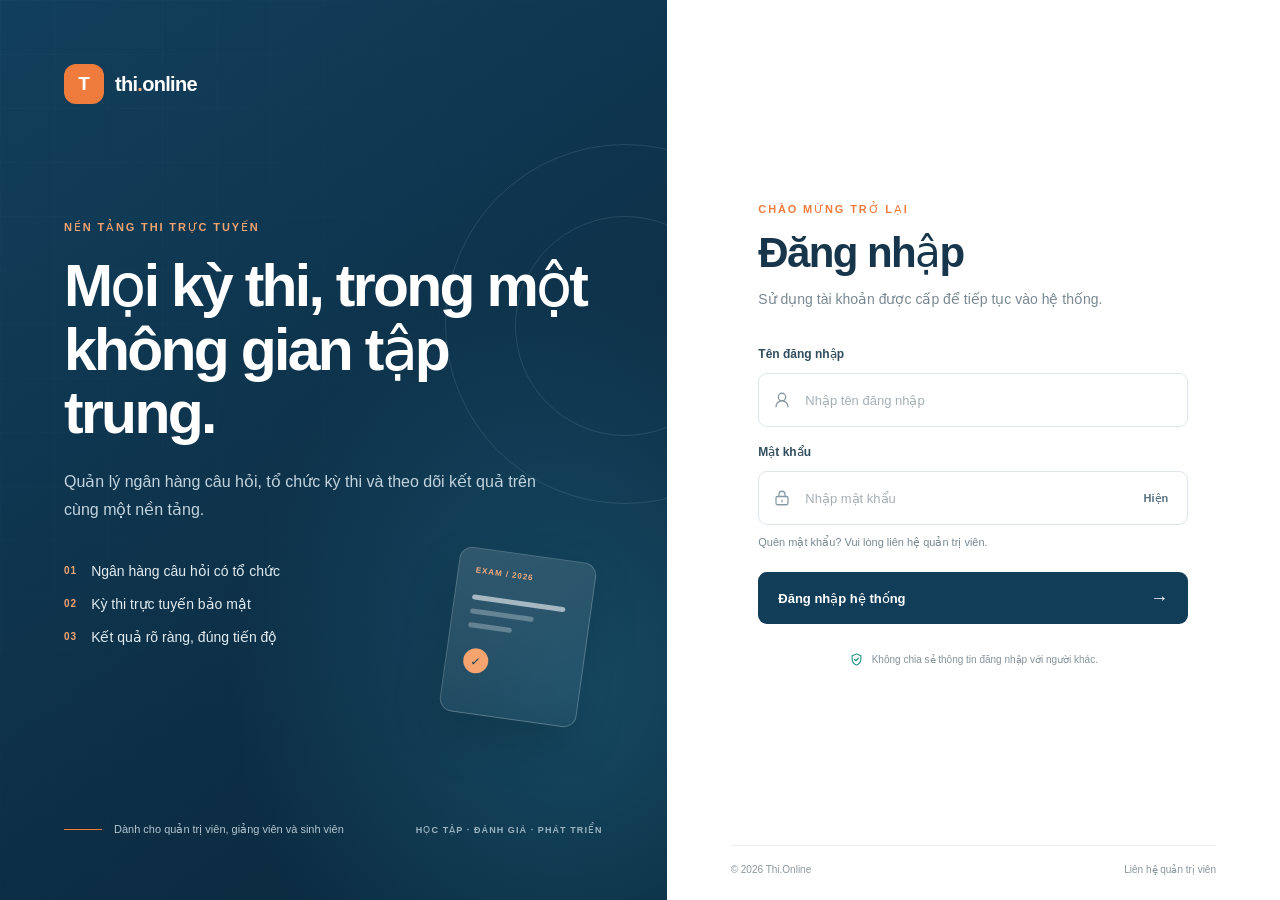
<file: docs/wireframes/online-exam-mockup.html>
<!doctype html>
<html lang="vi">
  <head>
    <meta charset="UTF-8" />
    <meta name="viewport" content="width=device-width, initial-scale=1.0" />
    <meta name="description" content="Wireframe desktop cho trang đăng nhập Thi.Online." />
    <title>Thi.Online — Đăng nhập</title>
    <style>
      :root {
        color-scheme: light;
        font-family: Inter, "Segoe UI", Arial, sans-serif;
        color: #17364b;
        background: #fff;
        font-synthesis: none;
        text-rendering: optimizeLegibility;
        -webkit-font-smoothing: antialiased;
        --ink: #17364b;
        --muted: #788892;
        --navy: #123d58;
        --orange: #ef7c3d;
        --line: #e3e9ec;
      }

      * { box-sizing: border-box; }
      body { min-width: 320px; min-height: 100vh; margin: 0; }
      button, input { font: inherit; }
      button:focus-visible, input:focus-visible { outline: 3px solid rgb(239 124 61 / 40%); outline-offset: 3px; }

      .login-page { display: grid; min-height: 100vh; grid-template-columns: minmax(500px, 1fr) minmax(510px, .92fr); }
      .story {
        position: relative; display: flex; min-height: 100vh; overflow: hidden;
        padding: clamp(42px, 5vw, 78px); color: white;
        background: radial-gradient(ellipse at 86% 76%, rgb(33 104 133 / 50%), transparent 42%), linear-gradient(145deg, #123f5c, #0c2d43 72%, #09283b);
      }
      .grid {
        position: absolute; inset: 0; opacity: .12;
        background-image: linear-gradient(rgb(255 255 255 / 13%) 1px, transparent 1px), linear-gradient(90deg, rgb(255 255 255 / 13%) 1px, transparent 1px);
        background-size: 54px 54px; mask-image: linear-gradient(120deg, black, transparent 78%);
      }
      .story-content { position: relative; z-index: 1; display: flex; width: 100%; flex-direction: column; }
      .brand { display: inline-flex; align-items: center; gap: 11px; color: white; text-decoration: none; }
      .brand-symbol { display: grid; width: 40px; height: 40px; place-items: center; border-radius: 12px; color: white; background: var(--orange); font-size: 19px; font-weight: 850; }
      .brand-name { font-size: 20px; font-weight: 800; letter-spacing: -.7px; }
      .brand-name span { color: #ffb078; }
      .story-copy { width: min(590px, 100%); margin-top: clamp(92px, 13vh, 166px); }
      .eyebrow { margin: 0 0 20px; color: #f5a46f; font-size: 11px; font-weight: 800; letter-spacing: .17em; }
      .story h1 { max-width: 570px; margin: 0; color: white; font-size: clamp(42px, 4.6vw, 68px); font-weight: 650; letter-spacing: -2.7px; line-height: 1.08; }
      .story-description { max-width: 475px; margin: 23px 0 0; color: #c3d4de; font-size: 16px; line-height: 1.75; }
      .features { display: grid; gap: 17px; margin: 39px 0 0; padding: 0; list-style: none; }
      .features li { display: flex; align-items: center; gap: 14px; color: #e2edf2; font-size: 14px; }
      .features li span { color: #f5a46f; font-size: 10px; font-weight: 800; letter-spacing: .1em; }
      .story-bottom { display: grid; grid-template-columns: 38px 1fr auto; align-items: center; gap: 12px; margin-top: auto; padding-top: 32px; color: #b2c5d0; font-size: 11px; }
      .story-bottom p { margin: 0; }
      .story-bottom small { color: #9db5c2; font-size: 9px; font-weight: 750; letter-spacing: .12em; }
      .story-rule { height: 1px; background: var(--orange); }
      .orbit { position: absolute; width: 360px; height: 360px; border: 1px solid rgb(189 219 231 / 13%); border-radius: 50%; pointer-events: none; }
      .orbit-one { right: -138px; top: 16%; }
      .orbit-two { right: -68px; top: 24%; width: 220px; height: 220px; }
      .exam-card {
        position: absolute; right: 12%; bottom: 20%; width: 138px; height: 166px; padding: 17px;
        transform: rotate(8deg); border: 1px solid rgb(255 255 255 / 20%); border-radius: 13px;
        background: linear-gradient(155deg, rgb(255 255 255 / 13%), rgb(255 255 255 / 4%));
        box-shadow: 0 22px 50px rgb(0 0 0 / 15%);
      }
      .exam-card strong { display: block; margin-bottom: 20px; color: #f6aa79; font-size: 8px; letter-spacing: .12em; }
      .exam-card i { display: block; width: 63%; height: 5px; margin-top: 9px; border-radius: 8px; background: rgb(255 255 255 / 28%); }
      .exam-card i:first-of-type { width: 92%; background: rgb(255 255 255 / 58%); }
      .exam-card i:last-of-type { width: 43%; }
      .exam-card b { display: grid; width: 25px; height: 25px; place-items: center; margin-top: 20px; border-radius: 50%; color: var(--navy); background: #f5a46f; font-size: 12px; }

      .login-panel { display: flex; min-height: 100vh; flex-direction: column; padding: 35px clamp(36px, 5vw, 76px) 25px; }
      .topline { display: flex; min-height: 42px; align-items: center; justify-content: flex-end; gap: 18px; color: var(--muted); font-size: 12px; }
      .language { min-height: 38px; padding: 0 10px; border: 1px solid var(--line); border-radius: 8px; color: #526977; background: white; font-size: 12px; font-weight: 750; }
      .form-wrap { display: grid; width: min(430px, 100%); flex: 1; align-content: center; margin: 0 auto; padding: 44px 0 54px; }
      form { display: grid; gap: 12px; }
      .form-heading { margin-bottom: 24px; }
      .form-heading .eyebrow { margin-bottom: 12px; color: var(--orange); }
      .form-heading h2 { margin: 0; color: var(--ink); font-size: 42px; letter-spacing: -1.6px; }
      .form-heading p:last-child { margin: 11px 0 0; color: var(--muted); font-size: 14px; line-height: 1.65; }
      label { color: #304c5d; font-size: 12px; font-weight: 750; }
      .field { display: flex; min-height: 54px; align-items: center; gap: 12px; padding: 0 14px; border: 1px solid #dfe6e9; border-radius: 9px; }
      .field:focus-within { border-color: #42718a; box-shadow: 0 0 0 3px rgb(18 61 88 / 8%); }
      .field-icon { width: 18px; height: 18px; flex: 0 0 auto; color: #8999a2; }
      .field-icon svg { width: 100%; height: 100%; stroke: currentColor; stroke-linecap: round; stroke-linejoin: round; stroke-width: 1.7; }
      .field input { width: 100%; min-width: 0; height: 50px; border: 0; outline: 0; color: var(--ink); font-size: 13px; }
      .field input::placeholder { color: #a4afb5; }
      .field input:focus-visible { outline: 0; }
      .password-row { display: flex; justify-content: space-between; margin-top: 6px; }
      .toggle { padding: 5px; border: 0; color: #557181; background: transparent; font-size: 11px; font-weight: 700; }
      .help { margin: -1px 0 8px; color: #778992; font-size: 11px; }
      .submit { display: flex; min-height: 52px; align-items: center; justify-content: space-between; margin-top: 3px; padding: 0 20px; border: 0; border-radius: 9px; color: white; background: var(--navy); font-size: 13px; font-weight: 700; }
      .submit-arrow { font-size: 18px; font-weight: 400; }
      .secure { display: flex; align-items: center; justify-content: center; gap: 8px; margin: 16px 0 0; color: #84939a; font-size: 10px; }
      .secure svg { width: 15px; height: 15px; color: #168b82; stroke: currentColor; stroke-linecap: round; stroke-linejoin: round; stroke-width: 1.7; }
      .footer { display: flex; justify-content: space-between; gap: 18px; padding-top: 18px; border-top: 1px solid #edf0f2; color: #89969c; font-size: 10px; }
      .footer a { color: #526d7c; text-decoration: none; }

      @media (max-width: 1050px) {
        .login-page { grid-template-columns: minmax(400px, .95fr) minmax(460px, 1fr); }
        .story { padding: 38px; }
        .exam-card { right: 7%; bottom: 17%; transform: scale(.85) rotate(8deg); }
      }
      @media (max-width: 820px) {
        .login-page { grid-template-columns: 1fr; }
        .story { min-height: 330px; padding: 28px 30px; }
        .story-copy { margin-top: 42px; }
        .story h1 { max-width: 620px; font-size: clamp(34px, 7vw, 48px); letter-spacing: -1.8px; }
        .story-description, .features, .story-bottom, .exam-card, .orbit { display: none; }
        .login-panel { min-height: 580px; padding: 22px 30px; }
        .topline { justify-content: space-between; }
        .form-wrap { padding: 46px 0; }
      }
      @media (max-width: 480px) {
        .story { min-height: 270px; padding: 22px; }
        .story-copy { margin-top: 34px; }
        .story h1 { font-size: 34px; }
        .login-panel { padding: 17px 22px; }
        .topline > span { display: none; }
        .topline { justify-content: flex-end; }
        .form-heading h2 { font-size: 36px; }
      }
    </style>
  </head>
  <body>
    <main class="login-page">
      <section class="story" aria-labelledby="platform-title">
        <div class="grid" aria-hidden="true"></div>
        <div class="story-content">
          <a class="brand" href="#" aria-label="Thi.Online">
            <span class="brand-symbol">T</span><span class="brand-name">thi<span>.</span>online</span>
          </a>
          <div class="story-copy">
            <p class="eyebrow">NỀN TẢNG THI TRỰC TUYẾN</p>
            <h1 id="platform-title">Mọi kỳ thi, trong một không gian tập trung.</h1>
            <p class="story-description">Quản lý ngân hàng câu hỏi, tổ chức kỳ thi và theo dõi kết quả trên cùng một nền tảng.</p>
            <ul class="features">
              <li><span>01</span>Ngân hàng câu hỏi có tổ chức</li>
              <li><span>02</span>Kỳ thi trực tuyến bảo mật</li>
              <li><span>03</span>Kết quả rõ ràng, đúng tiến độ</li>
            </ul>
          </div>
          <div class="story-bottom"><span class="story-rule"></span><p>Dành cho quản trị viên, giảng viên và sinh viên</p><small>HỌC TẬP · ĐÁNH GIÁ · PHÁT TRIỂN</small></div>
        </div>
        <div class="orbit orbit-one" aria-hidden="true"></div><div class="orbit orbit-two" aria-hidden="true"></div>
        <div class="exam-card" aria-hidden="true"><strong>EXAM / 2026</strong><i></i><i></i><i></i><b>✓</b></div>
      </section>
      <section class="login-panel" aria-labelledby="login-title">
        <div class="form-wrap">
          <form onsubmit="event.preventDefault()">
            <div class="form-heading">
              <p class="eyebrow">CHÀO MỪNG TRỞ LẠI</p>
              <h2 id="login-title">Đăng nhập</h2>
              <p>Sử dụng tài khoản được cấp để tiếp tục vào hệ thống.</p>
            </div>
            <label for="username">Tên đăng nhập</label>
            <div class="field">
              <span class="field-icon" aria-hidden="true"><svg viewBox="0 0 24 24" fill="none"><path d="M20 21a8 8 0 0 0-16 0M12 13a5 5 0 1 0 0-10 5 5 0 0 0 0 10Z"/></svg></span>
              <input id="username" name="username" autocomplete="username" placeholder="Nhập tên đăng nhập" />
            </div>
            <div class="password-row"><label for="password">Mật khẩu</label></div>
            <div class="field">
              <span class="field-icon" aria-hidden="true"><svg viewBox="0 0 24 24" fill="none"><rect x="4" y="10" width="16" height="11" rx="2"/><path d="M8 10V7a4 4 0 0 1 8 0v3m-4 5v2"/></svg></span>
              <input id="password" name="password" type="password" autocomplete="current-password" placeholder="Nhập mật khẩu" />
              <button class="toggle" type="button" onclick="const input = document.getElementById('password'); input.type = input.type === 'password' ? 'text' : 'password'; this.textContent = input.type === 'password' ? 'Hiện' : 'Ẩn'">Hiện</button>
            </div>
            <p class="help">Quên mật khẩu? Vui lòng liên hệ quản trị viên.</p>
            <button class="submit" type="button">Đăng nhập hệ thống <span class="submit-arrow">→</span></button>
            <p class="secure"><svg viewBox="0 0 24 24" fill="none"><path d="M12 3 19 6v5c0 4.7-3 8-7 10-4-2-7-5.3-7-10V6l7-3Z"/><path d="m9 12 2 2 4-4"/></svg>Không chia sẻ thông tin đăng nhập với người khác.</p>
          </form>
        </div>
        <footer class="footer"><span>© 2026 Thi.Online</span><span>Liên hệ quản trị viên</span></footer>
      </section>
    </main>
  </body>
</html>
</file>
